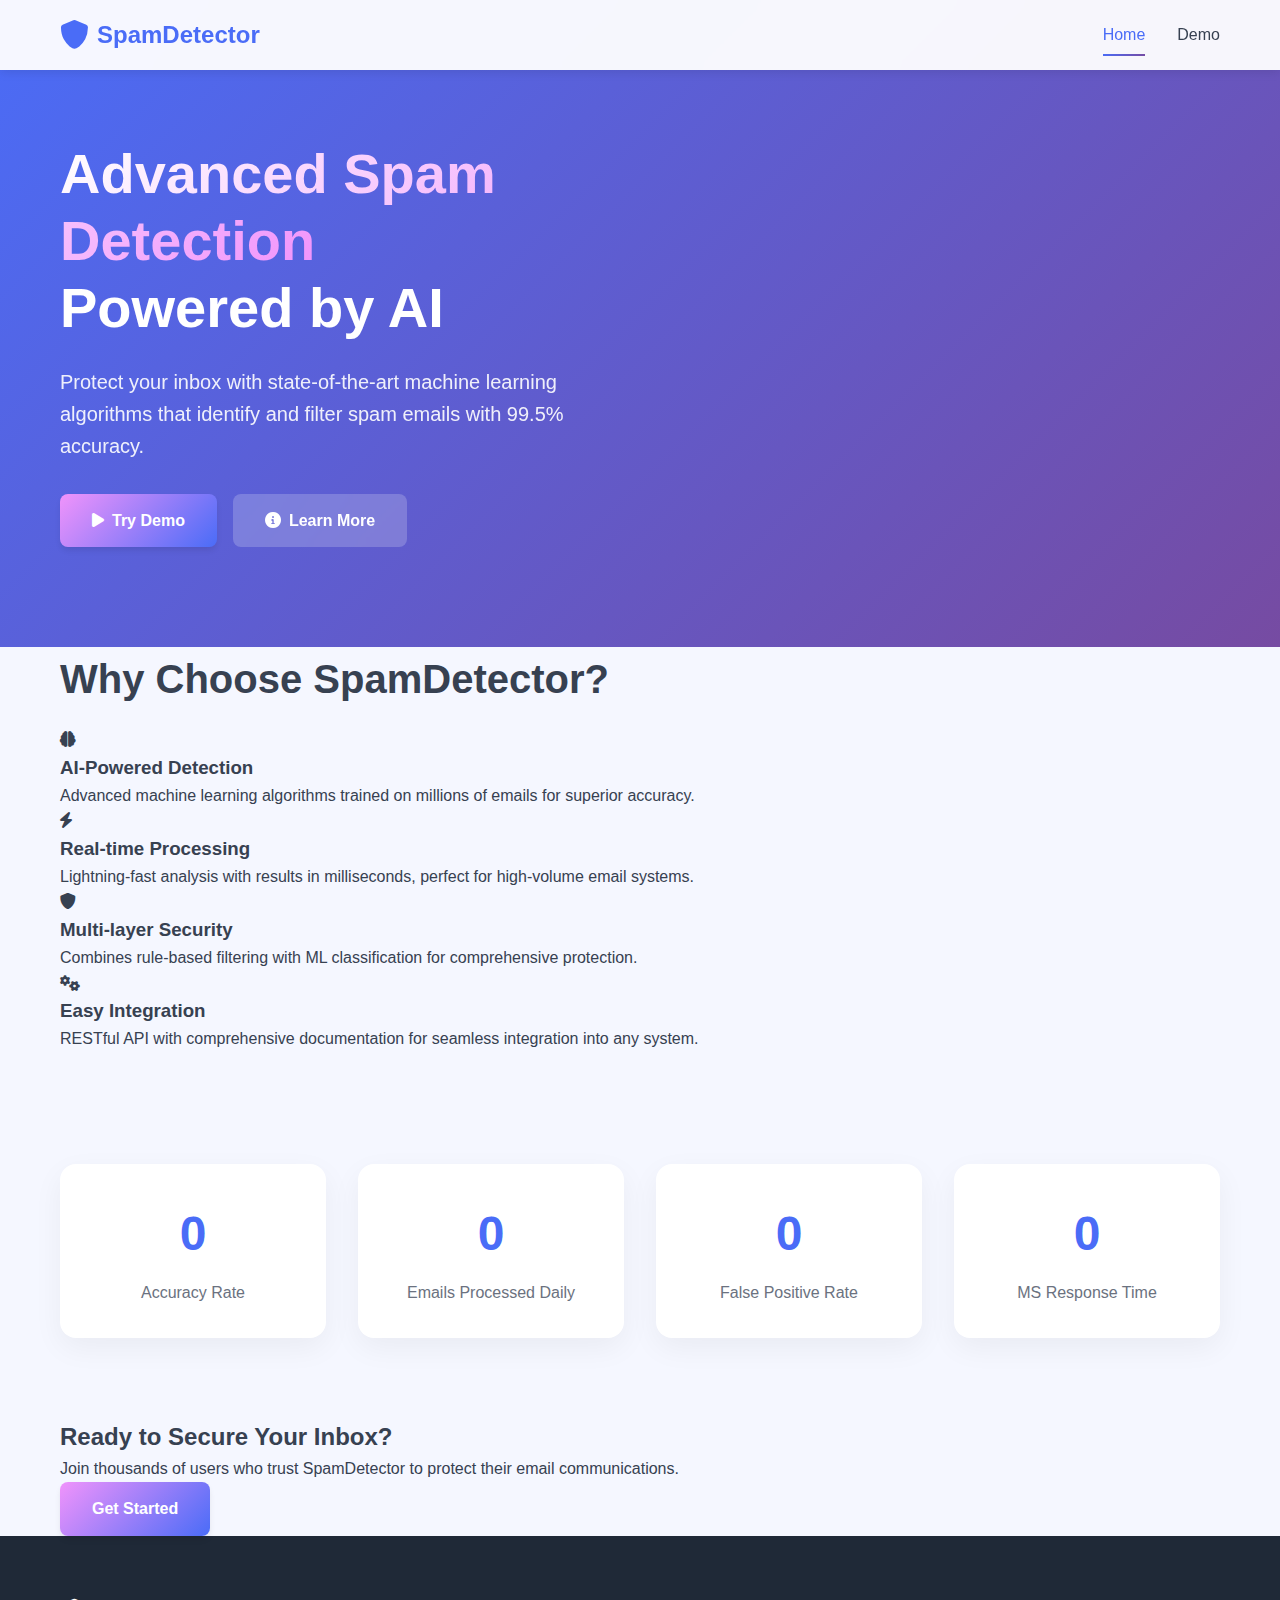
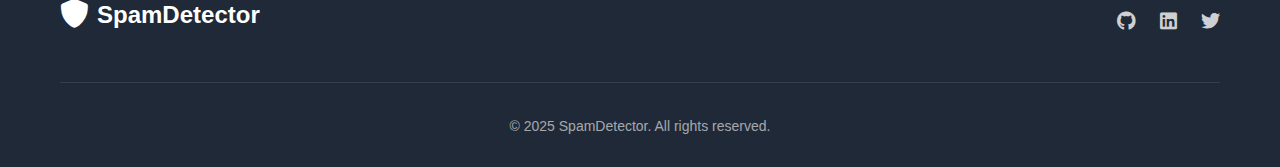
<file: frontend/index.html>
<!DOCTYPE html>
<html lang="en">
<head>
    <meta charset="UTF-8">
    <meta name="viewport" content="width=device-width, initial-scale=1.0">
    <title>SpamDetector - AI-Powered Email Security</title>
    <link rel="stylesheet" href="style.css">
    <link href="https://cdnjs.cloudflare.com/ajax/libs/font-awesome/6.0.0/css/all.min.css" rel="stylesheet">
</head>
<body>
    <!-- Navigation -->
    <nav class="navbar">
        <div class="nav-container">
            <div class="nav-brand">
                <i class="fas fa-shield-alt"></i>
                <span>SpamDetector</span>
            </div>
            <ul class="nav-menu">
                <li><a href="index.html" class="nav-link active">Home</a></li>
                <li><a href="demo.html" class="nav-link">Demo</a></li>
            </ul>
            <div class="hamburger">
                <span></span>
                <span></span>
                <span></span>
            </div>
        </div>
    </nav>

    <!-- Hero Section -->
    <section class="hero">
        <div class="hero-container">
            <div class="hero-content">
                <h1 class="hero-title">
                    <span class="gradient-text">Advanced Spam Detection</span>
                    <br>Powered by AI
                </h1>
                <p class="hero-subtitle">
                    Protect your inbox with state-of-the-art machine learning algorithms 
                    that identify and filter spam emails with 99.5% accuracy.
                </p>
                <div class="hero-buttons">
                    <a href="demo.html" class="btn btn-primary">
                        <i class="fas fa-play"></i>
                        Try Demo
                    </a>
                    <a href="#features" class="btn btn-secondary">
                        <i class="fas fa-info-circle"></i>
                        Learn More
                    </a>
                </div>
            </div>
        </div>
    </section>

    <!-- Features Section -->
    <section class="features" id="features">
        <div class="container">
            <h2 class="section-title">Why Choose SpamDetector?</h2>
            <div class="features-grid">
                <div class="feature-card">
                    <div class="feature-icon">
                        <i class="fas fa-brain"></i>
                    </div>
                    <h3>AI-Powered Detection</h3>
                    <p>Advanced machine learning algorithms trained on millions of emails for superior accuracy.</p>
                </div>
                <div class="feature-card">
                    <div class="feature-icon">
                        <i class="fas fa-bolt"></i>
                    </div>
                    <h3>Real-time Processing</h3>
                    <p>Lightning-fast analysis with results in milliseconds, perfect for high-volume email systems.</p>
                </div>
                <div class="feature-card">
                    <div class="feature-icon">
                        <i class="fas fa-shield-alt"></i>
                    </div>
                    <h3>Multi-layer Security</h3>
                    <p>Combines rule-based filtering with ML classification for comprehensive protection.</p>
                </div>
                <div class="feature-card">
                    <div class="feature-icon">
                        <i class="fas fa-cogs"></i>
                    </div>
                    <h3>Easy Integration</h3>
                    <p>RESTful API with comprehensive documentation for seamless integration into any system.</p>
                </div>
            </div>
        </div>
    </section>

    <!-- Stats Section -->
    <section class="stats">
        <div class="container">
            <div class="stats-grid">
                <div class="stat-item">
                    <div class="stat-number" data-target="99.5">0</div>
                    <div class="stat-label">Accuracy Rate</div>
                </div>
                <div class="stat-item">
                    <div class="stat-number" data-target="10000">0</div>
                    <div class="stat-label">Emails Processed Daily</div>
                </div>
                <div class="stat-item">
                    <div class="stat-number" data-target="0.05">0</div>
                    <div class="stat-label">False Positive Rate</div>
                </div>
                <div class="stat-item">
                    <div class="stat-number" data-target="50">0</div>
                    <div class="stat-label">MS Response Time</div>
                </div>
            </div>
        </div>
    </section>

    <!-- CTA Section -->
    <section class="cta">
        <div class="container">
            <div class="cta-content">
                <h2>Ready to Secure Your Inbox?</h2>
                <p>Join thousands of users who trust SpamDetector to protect their email communications.</p>
                <div class="cta-buttons">
                    <a href="demo.html" class="btn btn-primary">Get Started</a>
                   </div>
            </div>
        </div>
    </section>

    <!-- Footer -->
    <footer class="footer">
        <div class="container">
            <div class="footer-content">
                <div class="footer-brand">
                    <i class="fas fa-shield-alt"></i>
                    <span>SpamDetector</span>
                </div>
                <div class="footer-social">
                    <a href="#"><i class="fab fa-github"></i></a>
                    <a href="#"><i class="fab fa-linkedin"></i></a>
                    <a href="#"><i class="fab fa-twitter"></i></a>
                </div>
            </div>
            <div class="footer-bottom">
                <p>&copy; 2025 SpamDetector. All rights reserved.</p>
            </div>
        </div>
    </footer>

    <script src="main.js"></script>
</body>
</html>
</file>
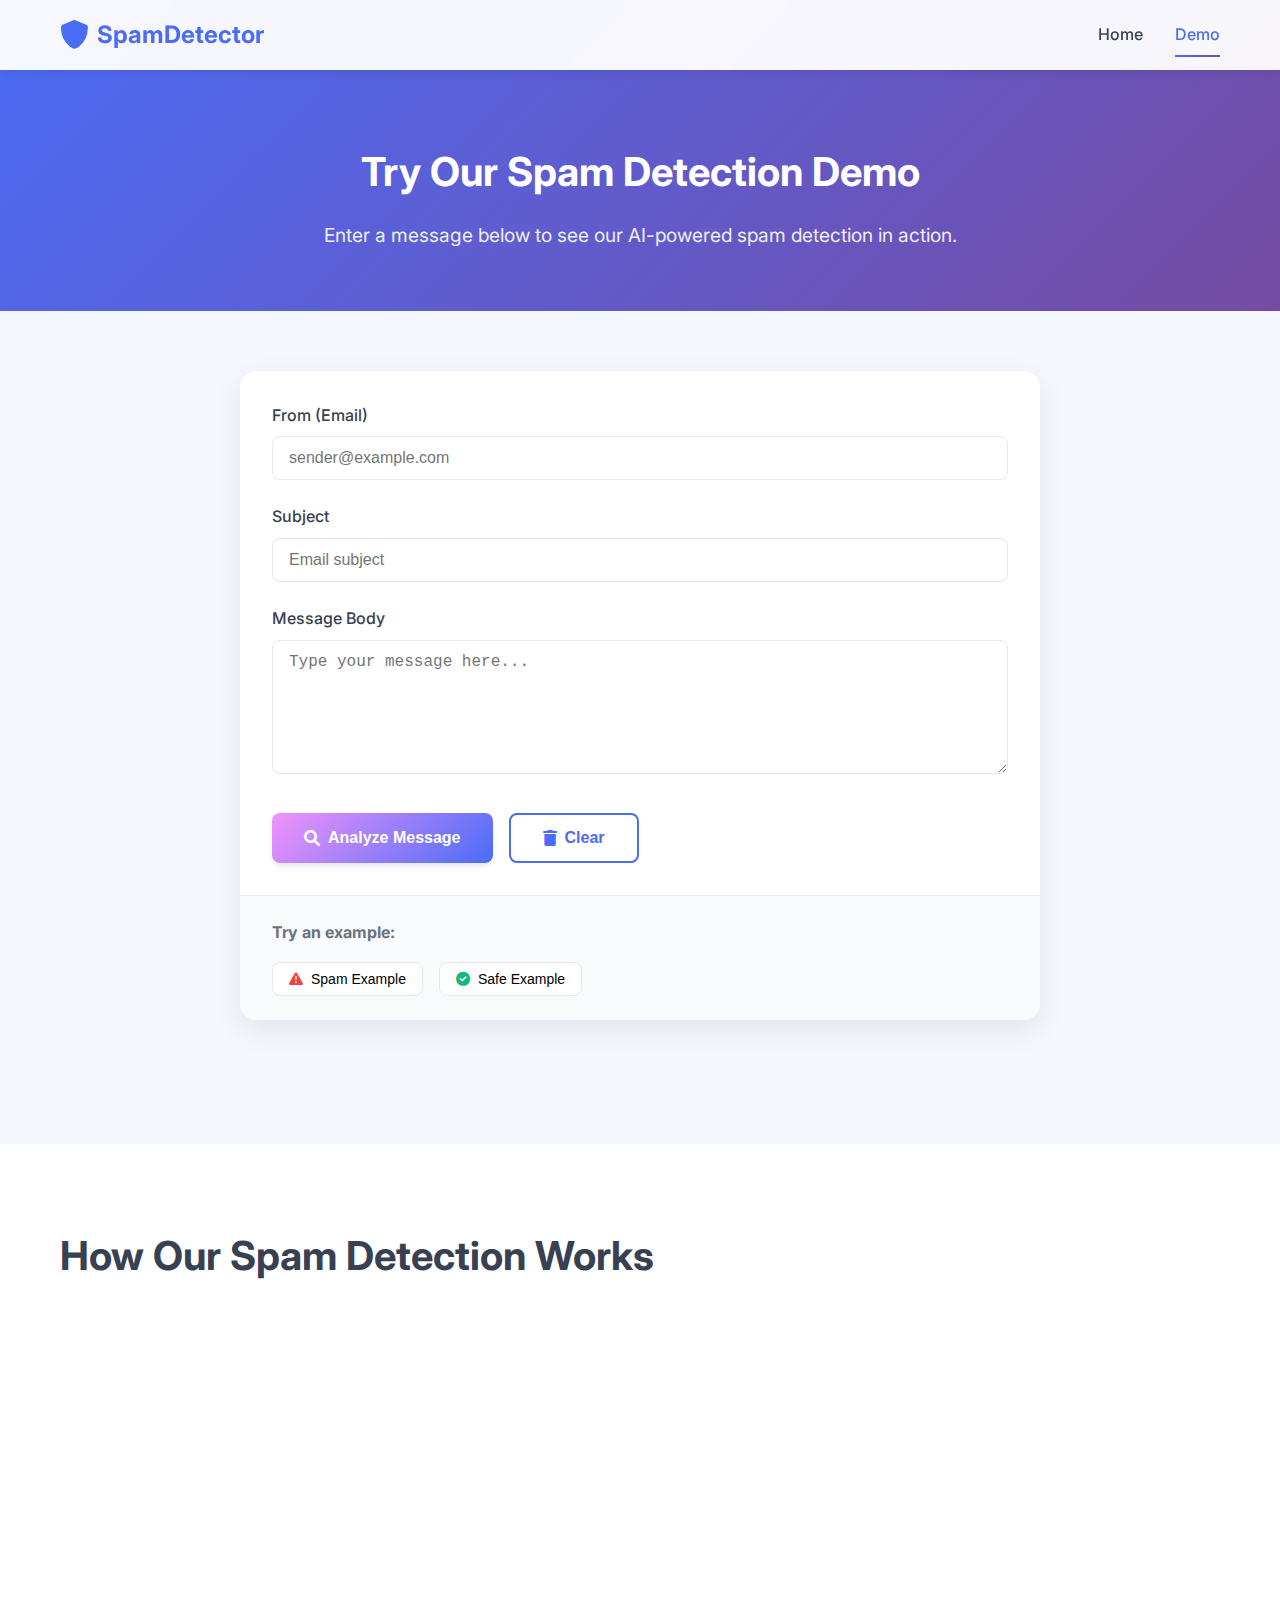
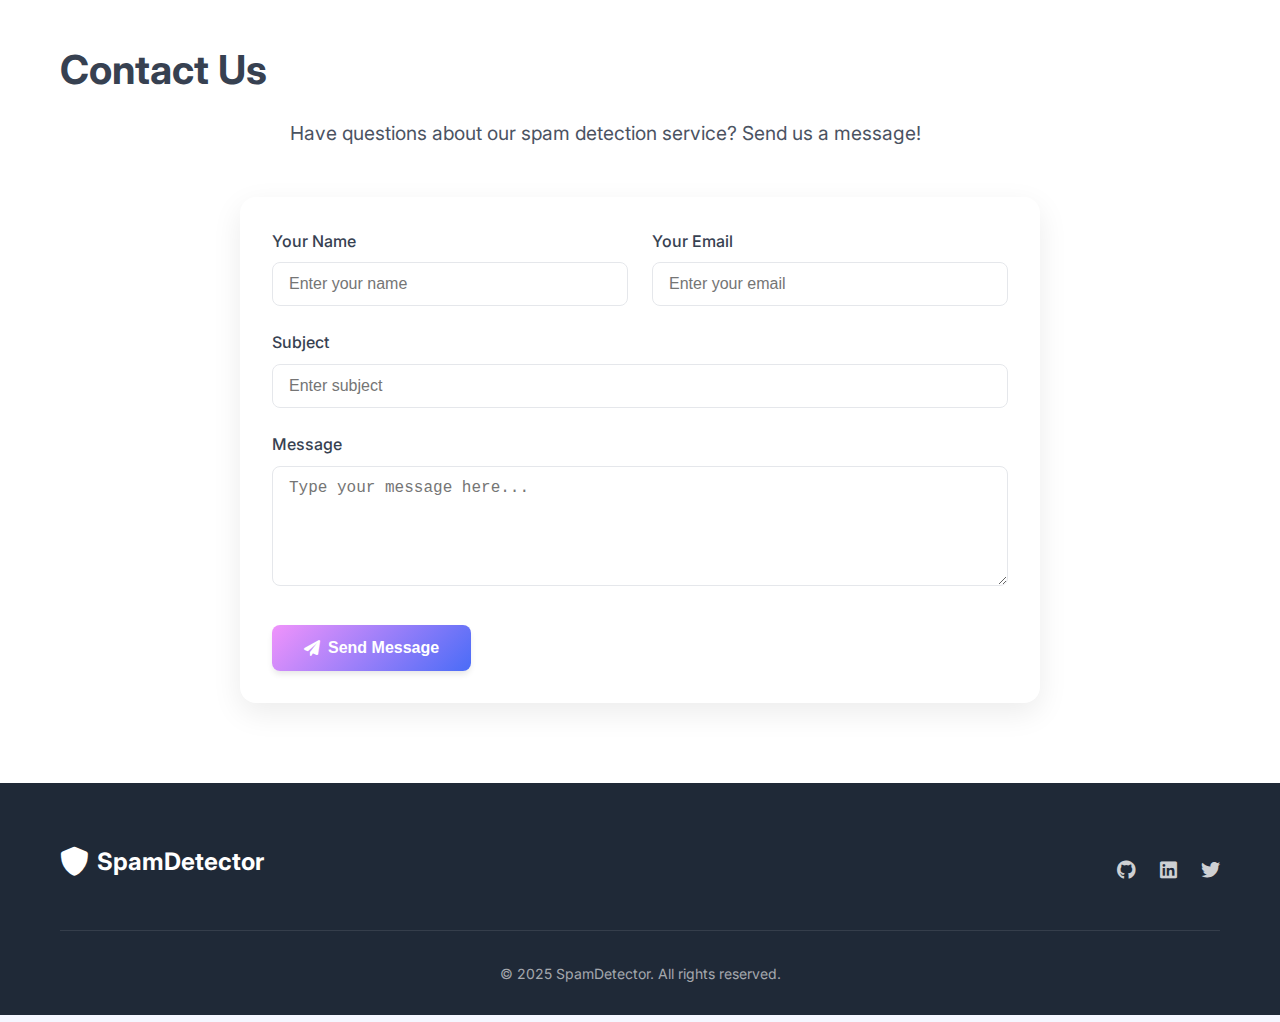
<file: frontend/demo.html>
<!DOCTYPE html>
<html lang="en">
<head>
    <meta charset="UTF-8">
    <meta name="viewport" content="width=device-width, initial-scale=1.0">
    <title>SpamDetector - Try Our Demo</title>
    <link rel="stylesheet" href="style.css">
    <link href="https://cdnjs.cloudflare.com/ajax/libs/font-awesome/6.0.0/css/all.min.css" rel="stylesheet">
    <link href="https://fonts.googleapis.com/css2?family=Inter:wght@400;500;600;700&display=swap" rel="stylesheet">
</head>
<body>
    <!-- Navigation -->
    <nav class="navbar">
        <div class="nav-container">
            <div class="nav-brand">
                <i class="fas fa-shield-alt"></i>
                <span>SpamDetector</span>
            </div>
            <ul class="nav-menu">
                <li><a href="index.html" class="nav-link">Home</a></li>
                <li><a href="demo.html" class="nav-link active">Demo</a></li>
            </ul>
            <div class="hamburger">
                <span></span>
                <span></span>
                <span></span>
            </div>
        </div>
    </nav>

    <!-- Demo Header -->
    <section class="demo-header">
        <div class="container">
            <h1 class="section-title">Try Our Spam Detection Demo</h1>
            <p class="section-subtitle">Enter a message below to see our AI-powered spam detection in action.</p>
        </div>
    </section>

    <!-- Demo Section -->
    <section class="demo-section">
        <div class="container">
            <div class="demo-container">
                <div class="demo-form-container fade-in">
                    <form id="demo-form" class="demo-form">
                        <div class="form-group">
                            <label for="sender">From (Email)</label>
                            <input type="email" id="sender" name="sender" placeholder="sender@example.com" class="form-control">
                        </div>
                        <div class="form-group">
                            <label for="subject">Subject</label>
                            <input type="text" id="subject" name="subject" placeholder="Email subject" class="form-control" required>
                        </div>
                        <div class="form-group">
                            <label for="body">Message Body</label>
                            <textarea id="body" name="body" placeholder="Type your message here..." class="form-control" rows="6" required></textarea>
                        </div>
                        <div class="form-actions">
                            <button type="submit" class="btn btn-primary">
                                <i class="fas fa-search"></i> Analyze Message
                            </button>
                            <button type="button" class="btn btn-outline clear-btn">
                                <i class="fas fa-trash"></i> Clear
                            </button>
                        </div>
                    </form>
                    
                    <div class="example-messages">
                        <h3>Try an example:</h3>
                        <div class="example-buttons">
                            <button class="example-btn spam-example">
                                <i class="fas fa-exclamation-triangle"></i> Spam Example
                            </button>
                            <button class="example-btn ham-example">
                                <i class="fas fa-check-circle"></i> Safe Example
                            </button>
                        </div>
                    </div>
                </div>
                
                <div class="result-container fade-in"></div>
            </div>
        </div>
    </section>

    <!-- How It Works Section -->
    <section class="how-it-works">
        <div class="container">
            <h2 class="section-title">How Our Spam Detection Works</h2>
            <div class="steps-container">
                <div class="step slide-in-left">
                    <div class="step-number">1</div>
                    <div class="step-content">
                        <h3>Message Analysis</h3>
                        <p>Your message is analyzed for common spam indicators like suspicious links, excessive capitalization, and spam keywords.</p>
                    </div>
                </div>
                <div class="step slide-in-left">
                    <div class="step-number">2</div>
                    <div class="step-content">
                        <h3>AI Classification</h3>
                        <p>Our machine learning model evaluates the message content based on patterns learned from millions of emails.</p>
                    </div>
                </div>
                <div class="step slide-in-left">
                    <div class="step-number">3</div>
                    <div class="step-content">
                        <h3>Combined Results</h3>
                        <p>Rule-based and AI results are combined for a final classification with confidence score.</p>
                    </div>
                </div>
            </div>
        </div>
    </section>

    <!-- Contact Form Section -->
    <section class="contact-form-section">
        <div class="container">
            <h2 class="section-title">Contact Us</h2>
            <p class="section-subtitle">Have questions about our spam detection service? Send us a message!</p>
            
            <div class="contact-form-container">
                <form id="contact-form" class="contact-form">
                    <div class="form-row">
                        <div class="form-group">
                            <label for="name">Your Name</label>
                            <input type="text" id="name" name="name" placeholder="Enter your name" class="form-control" required>
                        </div>
                        <div class="form-group">
                            <label for="email">Your Email</label>
                            <input type="email" id="email" name="email" placeholder="Enter your email" class="form-control" required>
                        </div>
                    </div>
                    <div class="form-group">
                        <label for="contact-subject">Subject</label>
                        <input type="text" id="contact-subject" name="subject" placeholder="Enter subject" class="form-control" required>
                    </div>
                    <div class="form-group">
                        <label for="message">Message</label>
                        <textarea id="message" name="message" placeholder="Type your message here..." class="form-control" rows="5" required></textarea>
                    </div>
                    <div class="form-actions">
                        <button type="submit" class="btn btn-primary">
                            <i class="fas fa-paper-plane"></i> Send Message
                        </button>
                    </div>
                </form>
            </div>
        </div>
    </section>
    <!-- Footer -->
    <footer class="footer">
        <div class="container">
            <div class="footer-content">
                <div class="footer-brand">
                    <i class="fas fa-shield-alt"></i>
                    <span>SpamDetector</span>
                </div>
                <div class="footer-social">
                    <a href="#"><i class="fab fa-github"></i></a>
                    <a href="#"><i class="fab fa-linkedin"></i></a>
                    <a href="#"><i class="fab fa-twitter"></i></a>
                </div>
            </div>
            <div class="footer-bottom">
                <p>&copy; 2025 SpamDetector. All rights reserved.</p>
            </div>
        </div>
    </footer>

    <script src="main.js"></script>
</body>
</html>
</file>
<file: frontend/style.css>
/* Global Styles */
* {
    margin: 0;
    padding: 0;
    box-sizing: border-box;
}

:root {
    --primary-color: #4a6cf7;
    --secondary-color: #764ba2;
    --accent-color: #f093fb;
    --success-color: #10b981;
    --danger-color: #ef4444;
    --warning-color: #f59e0b;
    --dark-color: #1f2937;
    --light-color: #f8fafc;
    --text-color: #374151;
    --text-light: #6b7280;
    --border-color: #e5e7eb;
    --shadow: 0 4px 6px -1px rgba(0, 0, 0, 0.1);
    --shadow-lg: 0 20px 25px -5px rgba(0, 0, 0, 0.1);
    --gradient-primary: linear-gradient(135deg, var(--primary-color), var(--secondary-color));
    --gradient-accent: linear-gradient(135deg, var(--accent-color), var(--primary-color));
    --card-bg: white;
    --input-bg: white;
}

html {
    scroll-behavior: smooth;
}

body {
    font-family: 'Inter', -apple-system, BlinkMacSystemFont, 'Segoe UI', Roboto, sans-serif;
    line-height: 1.6;
    color: var(--text-color);
    background-color: #f5f7ff;
}

.container {
    max-width: 1200px;
    margin: 0 auto;
    padding: 0 20px;
}

/* Navigation */
.navbar {
    position: fixed;
    top: 0;
    left: 0;
    right: 0;
    background: rgba(255, 255, 255, 0.95);
    backdrop-filter: blur(10px);
    z-index: 1000;
    padding: 1rem 0;
    transition: all 0.3s ease;
    box-shadow: 0 2px 10px rgba(0, 0, 0, 0.1);
}

.nav-container {
    max-width: 1200px;
    margin: 0 auto;
    padding: 0 20px;
    display: flex;
    justify-content: space-between;
    align-items: center;
}

.nav-brand {
    display: flex;
    align-items: center;
    font-size: 1.5rem;
    font-weight: 700;
    color: var(--primary-color);
}

.nav-brand i {
    margin-right: 0.5rem;
    font-size: 1.8rem;
}

.nav-menu {
    display: flex;
    list-style: none;
    gap: 2rem;
}

.nav-link {
    text-decoration: none;
    color: var(--text-color);
    font-weight: 500;
    transition: color 0.3s ease;
    position: relative;
    padding: 0.5rem 0;
}

.nav-link:hover,
.nav-link.active {
    color: var(--primary-color);
}

.nav-link::after {
    content: '';
    position: absolute;
    bottom: -5px;
    left: 0;
    width: 0;
    height: 2px;
    background: var(--gradient-primary);
    transition: width 0.3s ease;
}

.nav-link:hover::after,
.nav-link.active::after {
    width: 100%;
}

.hamburger {
    display: none;
    flex-direction: column;
    cursor: pointer;
}

.hamburger span {
    width: 25px;
    height: 3px;
    background: var(--text-color);
    margin: 3px 0;
    transition: 0.3s;
}

/* Hero Section */
.hero {
    padding: 140px 0 100px;
    background: linear-gradient(135deg, #4a6cf7 0%, #764ba2 100%);
    color: white;
    overflow: hidden;
}

.hero-container {
    max-width: 1200px;
    margin: 0 auto;
    padding: 0 20px;
    display: grid;
    grid-template-columns: 1fr 1fr;
    gap: 4rem;
    align-items: center;
}

.hero-title {
    font-size: 3.5rem;
    font-weight: 800;
    line-height: 1.2;
    margin-bottom: 1.5rem;
    animation: fadeInUp 1s ease-out;
}

.gradient-text {
    background: linear-gradient(135deg, #ffffff, #f093fb);
    -webkit-background-clip: text;
    -webkit-text-fill-color: transparent;
    background-clip: text;
}

.hero-subtitle {
    font-size: 1.25rem;
    margin-bottom: 2rem;
    opacity: 0.9;
    animation: fadeInUp 1s ease-out 0.2s both;
}

.hero-buttons {
    display: flex;
    gap: 1rem;
    animation: fadeInUp 1s ease-out 0.4s both;
}

.btn {
    display: inline-flex;
    align-items: center;
    justify-content: center;
    gap: 0.5rem;
    padding: 0.875rem 2rem;
    border: none;
    border-radius: 0.5rem;
    font-weight: 600;
    text-decoration: none;
    transition: all 0.3s ease;
    cursor: pointer;
    font-size: 1rem;
}

.btn-primary {
    background: var(--gradient-accent);
    color: white;
    box-shadow: var(--shadow);
}

.btn-primary:hover {
    transform: translateY(-2px);
    box-shadow: var(--shadow-lg);
}

.btn-secondary {
    background: rgba(255, 255, 255, 0.2);
    color: white;
    backdrop-filter: blur(10px);
}

.btn-secondary:hover {
    background: rgba(255, 255, 255, 0.3);
    transform: translateY(-2px);
}

.btn-outline {
    background: transparent;
    color: var(--primary-color);
    border: 2px solid var(--primary-color);
}

.btn-outline:hover {
    background: var(--primary-color);
    color: white;
}

/* Demo Header */
.demo-header {
    padding: 140px 0 60px;
    background: linear-gradient(135deg, #4a6cf7 0%, #764ba2 100%);
    color: white;
    text-align: center;
}

.section-title {
    font-size: 2.5rem;
    font-weight: 700;
    margin-bottom: 1rem;
    color: inherit;
}

.section-subtitle {
    font-size: 1.2rem;
    max-width: 700px;
    margin: 0 auto;
    opacity: 0.9;
}

/* Demo Section */
.demo-section {
    padding: 60px 0;
    background-color: #f5f7ff;
}

.demo-container {
    display: grid;
    grid-template-columns: 1fr;
    gap: 2rem;
    max-width: 800px;
    margin: 0 auto;
}

.demo-form-container {
    background: white;
    border-radius: 1rem;
    box-shadow: 0 10px 30px rgba(0, 0, 0, 0.08);
    overflow: hidden;
    transition: all 0.3s ease;
}

.demo-form {
    padding: 2rem;
}

.form-group {
    margin-bottom: 1.5rem;
}

label {
    display: block;
    margin-bottom: 0.5rem;
    font-weight: 500;
    color: var(--text-color);
}

.form-control {
    width: 100%;
    padding: 0.75rem 1rem;
    font-size: 1rem;
    border: 1px solid var(--border-color);
    border-radius: 0.5rem;
    background-color: var(--input-bg);
    transition: all 0.3s ease;
}

.form-control:focus {
    outline: none;
    border-color: var(--primary-color);
    box-shadow: 0 0 0 3px rgba(74, 108, 247, 0.1);
}

textarea.form-control {
    min-height: 120px;
    resize: vertical;
}

.form-actions {
    display: flex;
    gap: 1rem;
    margin-top: 2rem;
}

.example-messages {
    padding: 1.5rem 2rem;
    background-color: #f8fafc;
    border-top: 1px solid var(--border-color);
}

.example-messages h3 {
    font-size: 1rem;
    margin-bottom: 1rem;
    color: var(--text-light);
}

.example-buttons {
    display: flex;
    gap: 1rem;
    flex-wrap: wrap;
}

.example-btn {
    padding: 0.5rem 1rem;
    border: 1px solid var(--border-color);
    border-radius: 0.5rem;
    background-color: white;
    font-size: 0.875rem;
    cursor: pointer;
    transition: all 0.3s ease;
    display: flex;
    align-items: center;
    gap: 0.5rem;
}

.example-btn:hover {
    background-color: #f5f7ff;
    border-color: var(--primary-color);
}

.spam-example i {
    color: var(--danger-color);
}

.ham-example i {
    color: var(--success-color);
}

/* Result Container */
.result-container {
    margin-top: 2rem;
}

.result-card {
    background: white;
    border-radius: 1rem;
    box-shadow: 0 10px 30px rgba(0, 0, 0, 0.08);
    padding: 2rem;
    opacity: 0;
    transform: translateY(20px);
    transition: all 0.5s ease;
}

.result-card.show {
    opacity: 1;
    transform: translateY(0);
}

.result-card.spam {
    border-top: 4px solid var(--danger-color);
}

.result-card.safe {
    border-top: 4px solid var(--success-color);
}

.result-card.uncertain {
    border-top: 4px solid var(--warning-color);
}

.result-card.error {
    border-top: 4px solid #6b7280;
}

.result-card.loading {
    display: flex;
    flex-direction: column;
    align-items: center;
    justify-content: center;
    padding: 3rem 2rem;
}

.loading-animation {
    margin-bottom: 1.5rem;
}

.spinner {
    width: 40px;
    height: 40px;
    border: 4px solid rgba(74, 108, 247, 0.1);
    border-radius: 50%;
    border-top-color: var(--primary-color);
    animation: spin 1s linear infinite;
}

.result-header {
    display: flex;
    align-items: center;
    gap: 1rem;
    margin-bottom: 1.5rem;
}

.result-header i {
    font-size: 2rem;
}

.result-card.spam .result-header i {
    color: var(--danger-color);
}

.result-card.safe .result-header i {
    color: var(--success-color);
}

.result-card.uncertain .result-header i {
    color: var(--warning-color);
}

.result-card.error .result-header i {
    color: #6b7280;
}

.result-header h3 {
    font-size: 1.5rem;
    font-weight: 600;
    margin: 0;
}

.result-description {
    margin-bottom: 1.5rem;
    font-size: 1.1rem;
}

.confidence-meter {
    margin-bottom: 1.5rem;
}

.confidence-label {
    display: flex;
    justify-content: space-between;
    margin-bottom: 0.5rem;
    font-weight: 500;
}

.confidence-bar {
    height: 10px;
    background-color: #f1f5f9;
    border-radius: 5px;
    overflow: hidden;
}

.confidence-fill {
    height: 100%;
    border-radius: 5px;
    transition: width 1s ease-out;
}

.confidence-fill.spam {
    background-color: var(--danger-color);
}

.confidence-fill.safe {
    background-color: var(--success-color);
}

.confidence-fill.uncertain {
    background-color: var(--warning-color);
}

.processing-time {
    color: var(--text-light);
    font-size: 0.875rem;
    margin-bottom: 1.5rem;
}

.details-section {
    margin-top: 1.5rem;
    padding-top: 1.5rem;
    border-top: 1px solid var(--border-color);
}

.details-section h4 {
    margin-bottom: 1rem;
    font-size: 1.1rem;
}

.rules-list {
    list-style-position: inside;
    padding-left: 1rem;
}

.rules-list li {
    margin-bottom: 0.5rem;
}

.error-actions {
    margin-top: 1.5rem;
}

/* How It Works Section */
.how-it-works {
    padding: 80px 0;
    background-color: white;
}

.steps-container {
    display: grid;
    grid-template-columns: repeat(auto-fit, minmax(300px, 1fr));
    gap: 2rem;
    margin-top: 3rem;
}

.step {
    display: flex;
    gap: 1.5rem;
    opacity: 0;
    transform: translateX(-20px);
    transition: all 0.5s ease;
}

.step.show {
    opacity: 1;
    transform: translateX(0);
}

.step-number {
    width: 50px;
    height: 50px;
    border-radius: 50%;
    background: var(--gradient-primary);
    color: white;
    display: flex;
    align-items: center;
    justify-content: center;
    font-size: 1.5rem;
    font-weight: 700;
    flex-shrink: 0;
}

.step-content h3 {
    margin-bottom: 0.5rem;
    font-size: 1.25rem;
}

/* Stats Section */
.stats {
    padding: 80px 0;
    background-color: #f5f7ff;
}

.stats-grid {
    display: grid;
    grid-template-columns: repeat(auto-fit, minmax(200px, 1fr));
    gap: 2rem;
    margin-top: 2rem;
}

.stat-item {
    text-align: center;
    padding: 2rem;
    background-color: white;
    border-radius: 1rem;
    box-shadow: 0 10px 30px rgba(0, 0, 0, 0.05);
    transition: transform 0.3s ease;
}

.stat-item:hover {
    transform: translateY(-5px);
}

.stat-number {
    font-size: 3rem;
    font-weight: 700;
    color: var(--primary-color);
    margin-bottom: 0.5rem;
}

.stat-label {
    font-size: 1rem;
    color: var(--text-light);
}

/* Footer */
.footer {
    padding: 60px 0 30px;
    background-color: #1f2937;
    color: white;
}

.footer-content {
    display: flex;
    justify-content: space-between;
    align-items: center;
    flex-wrap: wrap;
    margin-bottom: 2rem;
}

.footer-brand {
    display: flex;
    align-items: center;
    font-size: 1.5rem;
    font-weight: 700;
    color: white;
    margin-bottom: 1rem;
}

.footer-brand i {
    margin-right: 0.5rem;
    font-size: 1.8rem;
}

.footer-links {
    display: flex;
    gap: 2rem;
    margin-bottom: 1rem;
}

.footer-links a {
    color: rgba(255, 255, 255, 0.8);
    text-decoration: none;
    transition: color 0.3s ease;
}

.footer-links a:hover {
    color: white;
}

.footer-social {
    display: flex;
    gap: 1.5rem;
}

.footer-social a {
    color: rgba(255, 255, 255, 0.8);
    font-size: 1.2rem;
    transition: all 0.3s ease;
}

.footer-social a:hover {
    color: white;
    transform: translateY(-3px);
}

.footer-bottom {
    text-align: center;
    padding-top: 2rem;
    border-top: 1px solid rgba(255, 255, 255, 0.1);
    color: rgba(255, 255, 255, 0.6);
    font-size: 0.875rem;
}

/* Animations */
@keyframes fadeInUp {
    from {
        opacity: 0;
        transform: translateY(20px);
    }
    to {
        opacity: 1;
        transform: translateY(0);
    }
}

@keyframes fadeInRight {
    from {
        opacity: 0;
        transform: translateX(20px);
    }
    to {
        opacity: 1;
        transform: translateX(0);
    }
}

@keyframes float {
    0%, 100% { transform: translateY(0); }
    50% { transform: translateY(-10px); }
}

@keyframes spin {
    to { transform: rotate(360deg); }
}

/* Responsive Styles */
@media (max-width: 768px) {
    .hamburger {
        display: flex;
    }
    
    .nav-menu {
        position: fixed;
        top: 70px;
        left: -100%;
        width: 100%;
        flex-direction: column;
        background: white;
        box-shadow: 0 10px 20px rgba(0, 0, 0, 0.1);
        padding: 2rem;
        gap: 1.5rem;
        transition: 0.3s;
    }
    
    .nav-menu.active {
        left: 0;
    }
    
    .hero-container {
        grid-template-columns: 1fr;
        text-align: center;
    }
    
    .hero-title {
        font-size: 2.5rem;
    }
    
    .hero-buttons {
        justify-content: center;
    }
    
    .form-actions {
        flex-direction: column;
    }
    
    .footer-content {
        flex-direction: column;
        align-items: center;
        text-align: center;
    }
}

@media (max-width: 480px) {
    .hero-title {
        font-size: 2rem;
    }
    
    .section-title {
        font-size: 1.8rem;
    }
    
    .steps-container {
        grid-template-columns: 1fr;
    }
    
    .stats-grid {
        grid-template-columns: 1fr;
    }
    
    .example-buttons {
        flex-direction: column;
    }
}

/* Contact Form Section */
.contact-form-section {
    padding: 80px 0;
    background-color: white;
}

.contact-form-container {
    max-width: 800px;
    margin: 3rem auto 0;
    background: white;
    border-radius: 1rem;
    box-shadow: 0 10px 30px rgba(0, 0, 0, 0.08);
    overflow: hidden;
}

.contact-form {
    padding: 2rem;
}

.form-row {
    display: grid;
    grid-template-columns: 1fr 1fr;
    gap: 1.5rem;
}

@media (max-width: 768px) {
    .form-row {
        grid-template-columns: 1fr;
    }
}

/* Notification Styles */
.notification-container {
    position: fixed;
    top: 20px;
    right: 20px;
    z-index: 9999;
    max-width: 350px;
    animation: slideIn 0.3s ease forwards;
}

.notification {
    padding: 1rem;
    border-radius: 0.5rem;
    background-color: white;
    box-shadow: 0 10px 30px rgba(0, 0, 0, 0.1);
    margin-bottom: 1rem;
    display: flex;
    align-items: center;
    gap: 1rem;
}

.notification.success {
    border-left: 4px solid var(--success-color);
}

.notification.error {
    border-left: 4px solid var(--danger-color);
}

.notification.warning {
    border-left: 4px solid var(--warning-color);
}

.notification i {
    font-size: 1.5rem;
}

.notification.success i {
    color: var(--success-color);
}

.notification.error i {
    color: var(--danger-color);
}

.notification.warning i {
    color: var(--warning-color);
}

.notification p {
    margin: 0;
    font-size: 0.95rem;
}

@keyframes slideIn {
    from {
        transform: translateX(100%);
        opacity: 0;
    }
    to {
        transform: translateX(0);
        opacity: 1;
    }
}
</file>
